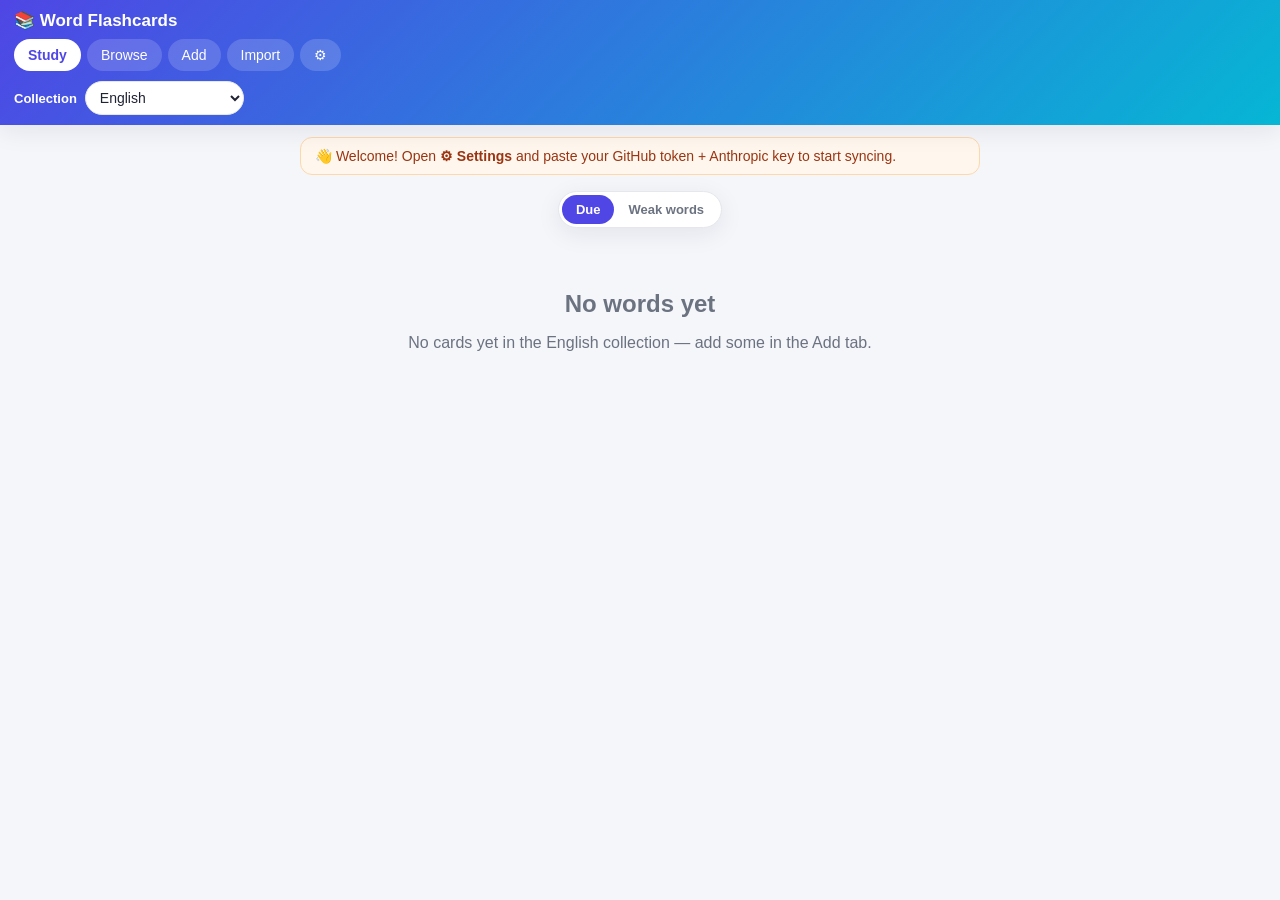
<file: docs/index.html>
<!DOCTYPE html>
<html lang="en">
<head>
  <meta charset="UTF-8" />
  <meta name="viewport" content="width=device-width, initial-scale=1, maximum-scale=1, user-scalable=no, viewport-fit=cover" />
  <meta name="theme-color" content="#4f46e5" />
  <title>Word Flashcards</title>
  <link rel="manifest" href="manifest.webmanifest" />
  <link rel="icon" href="icons/icon.svg" type="image/svg+xml" />
  <link rel="apple-touch-icon" href="icons/icon.svg" />
  <meta name="apple-mobile-web-app-capable" content="yes" />
  <meta name="apple-mobile-web-app-status-bar-style" content="black-translucent" />
  <meta name="apple-mobile-web-app-title" content="Flashcards" />
  <link rel="stylesheet" href="styles.css?v=28" />
</head>
<body>
  <header class="topbar">
    <div class="brand">📚 Word Flashcards</div>
    <nav class="tabs">
      <button class="tab" data-view="study">Study <span id="dueBadge" class="badge" hidden>0</span></button>
      <button class="tab" data-view="browse">Browse</button>
      <button class="tab" data-view="add">Add</button>
      <button class="tab" data-view="import">Import</button>
      <button class="tab" data-view="settings">⚙︎</button>
    </nav>
    <div class="collection-row">
      <label for="collectionPicker">Collection</label>
      <select id="collectionPicker"></select>
    </div>
  </header>

  <div id="banner" class="banner" hidden></div>

  <main>
    <!-- STUDY -->
    <section id="view-study" class="view">
      <div class="study-controls">
        <div class="seg seg-mode">
          <button class="mode active" data-mode="due">Due</button>
          <button class="mode" data-mode="weak">Weak words</button>
        </div>
      </div>
      <div class="study-progress" id="studyProgress" hidden>
        <div class="study-bar"><i id="studyBar"></i></div>
        <span class="study-count" id="studyCount"></span>
      </div>
      <div id="studyEmpty" class="empty" hidden>
        <h2 id="studyEmptyTitle">All done for today 🎉</h2>
        <p id="studyEmptyMsg"></p>
      </div>
      <div id="studyCard" class="card" hidden>
        <div class="card-top">
          <span class="mbadge" id="cardMastery"></span>
          <span class="mbadge m3 active-badge" id="cardActive" hidden>✓ Active</span>
          <span class="card-source" id="cardSource"></span>
        </div>
        <div id="cardFront"></div>
        <button id="revealBtn" class="primary big">Show answer</button>
        <div id="cardBack" class="card-back" hidden>
          <div id="cardBackContent"></div>
          <div class="seen-in" id="cardSeenIn"></div>
          <div class="practice">
            <button id="practiceToggle" class="secondary small">✍️ Practice using it</button>
            <div id="practicePanel" hidden>
              <textarea id="practiceInput" rows="2" placeholder="Write your own sentence using this word…"></textarea>
              <button id="practiceCheck" class="primary small">Check my sentence</button>
              <div id="practiceFeedback"></div>
            </div>
          </div>
          <div class="rate-row">
            <button class="rate again" data-rate="again">Again</button>
            <button class="rate hard" data-rate="hard">Hard</button>
            <button class="rate good" data-rate="good">Good</button>
            <button class="rate easy" data-rate="easy">Easy</button>
          </div>
        </div>
      </div>
    </section>

    <!-- BROWSE -->
    <section id="view-browse" class="view" hidden>
      <div class="toolbar">
        <input id="searchInput" type="search" placeholder="Search words, meanings…" />
        <select id="sourceFilter"><option value="">All sources</option></select>
        <select id="sortBy">
          <option value="added-desc">Newest</option>
          <option value="added-asc">Oldest</option>
          <option value="mastery-asc">Least mastered</option>
          <option value="mastery-desc">Most mastered</option>
          <option value="az">A–Z</option>
        </select>
      </div>
      <div class="actionbar">
        <button id="selectMode" class="secondary">Select</button>
        <label class="selall" id="selAllWrap" hidden><input type="checkbox" id="selAllBrowse" /> All</label>
        <span id="selCount" class="muted" hidden>0 selected</span>
        <button id="delSelected" class="danger" hidden>Delete</button>
      </div>
      <div id="browseCount" class="muted count"></div>
      <div id="browseList" class="browse-list"></div>
    </section>

    <!-- ADD -->
    <section id="view-add" class="view" hidden>
      <h2 id="addTitle">Add a word</h2>
      <div id="addPanel" class="stack panel">
        <input id="addWord" type="text" placeholder="Type an English word or phrase" />
        <input id="addSource" type="text" placeholder="Where did you see it? (optional)" />
        <button id="addBtn" class="primary">Look up &amp; save</button>
        <p class="muted"><a href="#" id="manualToggle">or type both sides yourself</a></p>
      </div>
      <div id="addManualPanel" class="stack panel" hidden>
        <input id="manFront" type="text" placeholder="Front — word, phrase or question" />
        <textarea id="manBack" rows="3" placeholder="Back — meaning or answer"></textarea>
        <input id="manExample" type="text" placeholder="Example (optional)" />
        <input id="manSource" type="text" placeholder="Where did you see it? (optional)" />
        <button id="manAddBtn" class="primary">Save card</button>
      </div>
      <div id="newCollectionPanel" class="stack panel" hidden>
        <label>New collection name
          <input id="newCollectionName" type="text" placeholder="e.g. Japanese, Work terms, Things to remember" />
        </label>
        <button id="newCollectionBtn" class="primary">Create collection</button>
        <button id="newCollectionCancel" class="secondary">Cancel</button>
        <p class="muted">The new collection is created with its first card — after creating it, add that card in the box above.</p>
      </div>
      <div id="addResult"></div>
    </section>

    <!-- IMPORT -->
    <section id="view-import" class="view" hidden>
      <h2>Import a word list</h2>
      <p class="muted">Paste a list, or paste/upload an export from Kindle, Libby, or Hoopla.
        The AI reads it and pulls out the words to study.</p>
      <div class="stack panel">
        <input id="importFile" type="file" accept=".txt,.csv,.md,.json,text/*" />
        <textarea id="importText" rows="8" placeholder="…or paste your list / export text here"></textarea>
        <button id="analyzeBtn" class="primary">Analyze</button>
      </div>
      <div id="importProgress" class="muted"></div>
      <div id="importPick"></div>
    </section>

    <!-- SETTINGS -->
    <section id="view-settings" class="view" hidden>
      <h2>Settings</h2>
      <p class="muted">Stored only on this device (localStorage). Never uploaded to the repo.</p>
      <div class="stack panel">
        <label>Anthropic API key
          <input id="setAnthropic" type="password" placeholder="sk-ant-…" autocomplete="off" />
        </label>
        <label>AI model
          <input id="setModel" type="text" placeholder="claude-3-5-haiku-latest" />
        </label>
        <label>GitHub token (fine-grained PAT, Contents read/write)
          <input id="setGhToken" type="password" placeholder="github_pat_…" autocomplete="off" />
        </label>
        <div class="grid2">
          <label>Owner<input id="setOwner" type="text" /></label>
          <label>Repo<input id="setRepo" type="text" /></label>
        </div>
        <div class="grid2">
          <label>Branch<input id="setBranch" type="text" /></label>
          <label>Deck path<input id="setDeckPath" type="text" /></label>
        </div>
        <label>Inbox folder<input id="setInbox" type="text" /></label>
        <label class="check"><input type="checkbox" id="setHideZh" /> Hide Chinese in study (tap to reveal)</label>
        <button id="saveSettings" class="primary">Save settings</button>
        <button id="testConn" class="secondary">Test connection</button>
        <button id="backfillUsage" class="secondary">Fill missing usage notes</button>
        <div id="settingsMsg" class="muted"></div>
      </div>
    </section>
  </main>

  <div id="toast" class="toast" hidden></div>

  <script src="core.js?v=28"></script>
  <script src="app.js?v=28"></script>
</body>
</html>
</file>
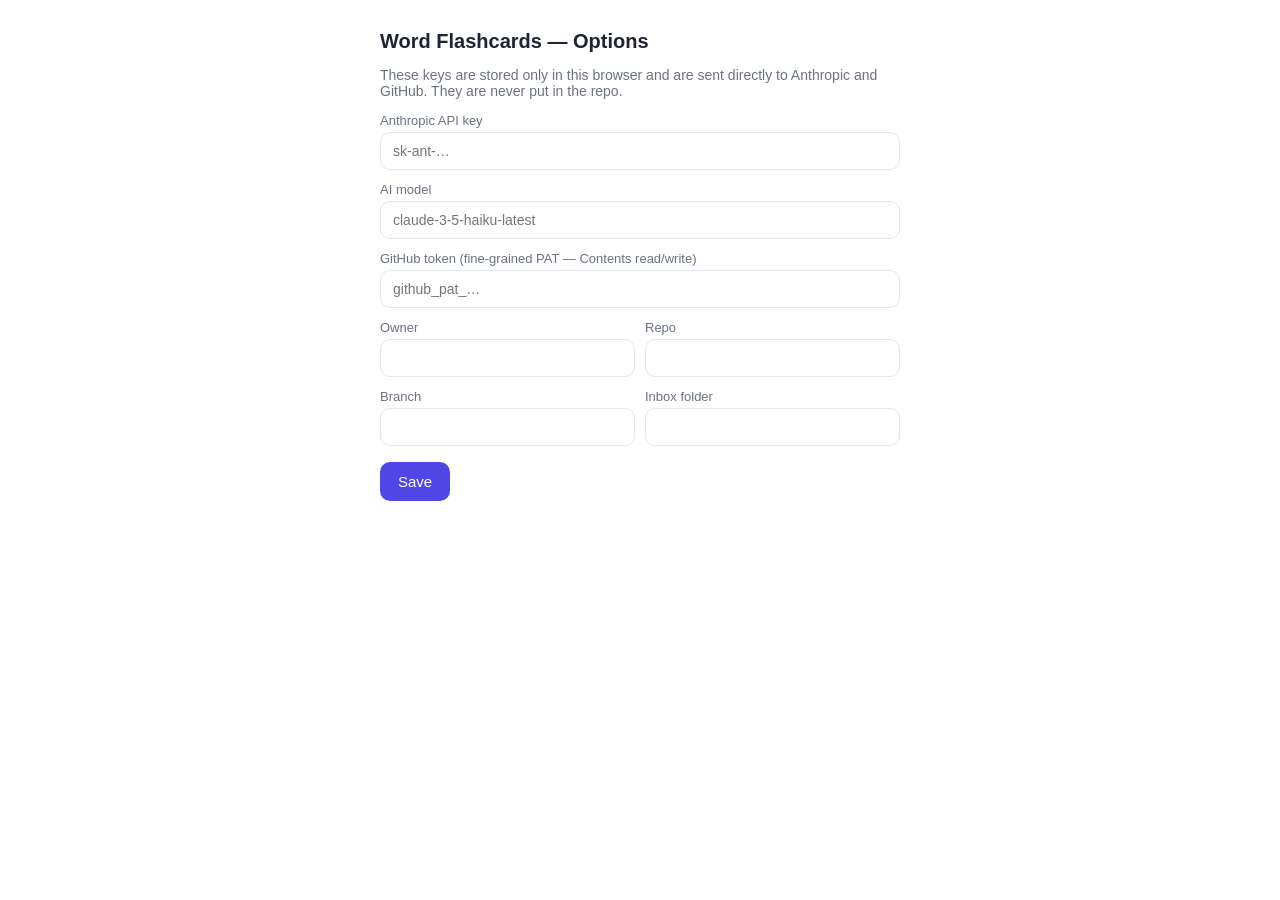
<file: extension/options.html>
<!DOCTYPE html>
<html lang="en">
<head>
  <meta charset="UTF-8" />
  <title>Word Flashcards — Options</title>
  <style>
    body { font-family: -apple-system, Segoe UI, Roboto, Helvetica, Arial, sans-serif; max-width: 520px; margin: 30px auto; padding: 0 16px; color: #1f2333; }
    h1 { font-size: 20px; }
    p.muted { color: #6b7280; font-size: 14px; }
    label { display: block; font-size: 13px; color: #6b7280; margin: 12px 0 4px; }
    input { width: 100%; padding: 10px 12px; border: 1px solid #e5e7eb; border-radius: 10px; font-size: 14px; box-sizing: border-box; }
    .grid2 { display: grid; grid-template-columns: 1fr 1fr; gap: 10px; }
    button { margin-top: 16px; background: #4f46e5; color: #fff; border: 0; border-radius: 10px; padding: 11px 18px; font-size: 15px; cursor: pointer; }
    #msg { margin-top: 12px; font-size: 14px; color: #10b981; }
  </style>
</head>
<body>
  <h1>Word Flashcards — Options</h1>
  <p class="muted">These keys are stored only in this browser and are sent directly to Anthropic and GitHub. They are never put in the repo.</p>

  <label>Anthropic API key</label>
  <input id="anthropicKey" type="password" placeholder="sk-ant-…" autocomplete="off" />
  <label>AI model</label>
  <input id="model" type="text" placeholder="claude-3-5-haiku-latest" />
  <label>GitHub token (fine-grained PAT — Contents read/write)</label>
  <input id="githubToken" type="password" placeholder="github_pat_…" autocomplete="off" />

  <div class="grid2">
    <div><label>Owner</label><input id="owner" type="text" /></div>
    <div><label>Repo</label><input id="repo" type="text" /></div>
  </div>
  <div class="grid2">
    <div><label>Branch</label><input id="branch" type="text" /></div>
    <div><label>Inbox folder</label><input id="inboxDir" type="text" /></div>
  </div>

  <button id="save">Save</button>
  <div id="msg"></div>

  <script src="options.js"></script>
</body>
</html>
</file>
<file: docs/styles.css>
:root {
  --bg: #f5f6fa;
  --panel: #ffffff;
  --ink: #1f2333;
  --muted: #6b7280;
  --brand: #4f46e5;
  --brand2: #06b6d4;
  --line: #e5e7eb;
  --again: #ef4444;
  --hard: #f59e0b;
  --good: #10b981;
  --easy: #3b82f6;
  --shadow: 0 6px 24px rgba(20, 20, 50, 0.08);
}
* { box-sizing: border-box; }
html, body {
  margin: 0;
  width: 100%;
  max-width: 100%;
  overflow-x: hidden;          /* no sideways scrolling of the page */
  overscroll-behavior: none;   /* no rubber-band / swipe-to-navigate bounce */
  touch-action: pan-x pan-y;   /* allow scrolling, but no pinch-zoom or double-tap zoom */
}
body {
  font-family: -apple-system, BlinkMacSystemFont, "Segoe UI", Roboto, Helvetica, Arial, sans-serif;
  background: var(--bg);
  color: var(--ink);
  padding-bottom: env(safe-area-inset-bottom);
}
.topbar {
  position: sticky; top: 0; z-index: 10;
  background: linear-gradient(135deg, var(--brand), var(--brand2));
  color: #fff; padding: 10px 14px;
  padding-top: calc(10px + env(safe-area-inset-top));
  box-shadow: var(--shadow);
}
.brand { font-weight: 700; font-size: 17px; margin-bottom: 8px; }
.collection-row { display: flex; align-items: center; gap: 8px; margin-top: 10px; }
.collection-row label { color: #fff; font-size: 13px; font-weight: 600; }
.collection-row select { width: auto; max-width: 70vw; padding: 7px 10px; border-radius: 999px; font-size: 14px; }
.new-collection { margin-top: 12px; }
.tabs { display: flex; gap: 6px; flex-wrap: wrap; }
.tab {
  background: rgba(255,255,255,0.16); color: #fff; border: 0;
  padding: 8px 14px; border-radius: 999px; font-size: 14px; cursor: pointer;
}
.tab.active { background: #fff; color: var(--brand); font-weight: 600; }
.badge {
  background: #fff; color: var(--brand); border-radius: 999px;
  padding: 0 7px; font-size: 12px; font-weight: 700; margin-left: 4px;
}
main { max-width: 680px; margin: 0 auto; padding: 16px; }
.view { animation: fade .2s ease; }
[hidden] { display: none !important; } /* .stack sets display:flex, which would otherwise override the hidden attribute (e.g. the Add page's lookup/manual panels) */
@keyframes fade { from { opacity: 0; transform: translateY(4px); } to { opacity: 1; transform: none; } }

h2 { margin: 6px 0 12px; }
.muted { color: var(--muted); font-size: 14px; }
.row { display: flex; gap: 8px; margin-bottom: 12px; }
.row input, .row select { flex: 1; }
.stack { display: flex; flex-direction: column; gap: 10px; }
.panel { background: var(--panel); border-radius: 16px; box-shadow: var(--shadow); padding: 16px; }
.grid2 { display: grid; grid-template-columns: 1fr 1fr; gap: 10px; }
label { display: flex; flex-direction: column; gap: 4px; font-size: 13px; color: var(--muted); }

input, select, textarea, button { font-size: 16px; font-family: inherit; } /* 16px stops iOS Safari auto-zooming in when a field gets focus */
input, select, textarea {
  padding: 11px 12px; border: 1px solid var(--line); border-radius: 12px;
  background: #fff; color: var(--ink); width: 100%;
}
textarea { resize: vertical; }
button { cursor: pointer; border: 0; border-radius: 12px; padding: 11px 16px; }
.primary { background: var(--brand); color: #fff; font-weight: 600; }
.primary:hover { filter: brightness(1.05); }
.secondary { background: #eef0fb; color: var(--brand); font-weight: 600; }
.big { font-size: 16px; padding: 14px; width: 100%; }
button:disabled { opacity: .55; cursor: default; }

.banner {
  background: #fff7ed; color: #9a3412; border: 1px solid #fed7aa;
  padding: 10px 14px; border-radius: 12px; margin: 12px auto 0; max-width: 680px;
  font-size: 14px;
}

/* Card */
.card {
  background: var(--panel); border-radius: 20px; box-shadow: var(--shadow);
  padding: 26px 22px; text-align: center;
}
.card-source { color: var(--muted); font-size: 12px; min-height: 16px; }
.card-word { font-size: 38px; font-weight: 800; margin: 6px 0 2px; }
.card-ipa { color: var(--brand); font-size: 18px; }
.card-pos { color: var(--muted); font-style: italic; margin-bottom: 18px; }
.card-back { margin-top: 18px; text-align: left; border-top: 1px solid var(--line); padding-top: 16px; }
.card-translation { font-size: 22px; font-weight: 700; margin-bottom: 8px; }
.card-def { font-size: 17px; margin-bottom: 10px; }
.zh-wrap { margin-top: 8px; }
.zh-toggle { background: #eef0fb; color: var(--brand); font-size: 12px; font-weight: 600; padding: 5px 12px; border-radius: 999px; }
.zh-wrap .card-translation { margin: 8px 0 0; font-size: 20px; }
label.check { flex-direction: row; align-items: center; gap: 8px; color: var(--ink); font-size: 14px; }
label.check input { width: auto; }
.card-example { background: #f8f9ff; border-radius: 12px; padding: 10px 12px; font-style: italic; }
.card-example mark { background: #fde68a; padding: 0 2px; border-radius: 3px; font-style: normal; }
.card-usage { margin-top: 10px; background: #fff7ed; border-left: 3px solid #f59e0b; border-radius: 8px; padding: 8px 10px; font-size: 14px; text-align: left; }
.usage-tag { display: inline-block; font-size: 11px; font-weight: 700; color: #92400e; text-transform: uppercase; letter-spacing: .04em; margin-right: 4px; }
.card-syn { margin-top: 10px; }
@media (prefers-color-scheme: dark) { .card-usage { background: #3a2a12; } }
.chip {
  display: inline-block; background: #eef0fb; color: var(--brand);
  padding: 3px 10px; border-radius: 999px; font-size: 13px; margin: 3px 4px 0 0;
}
.seen-in { margin-top: 12px; font-size: 13px; color: var(--muted); }
.seen-in a { color: var(--brand); }

/* Practice (write your own sentence) */
.practice { margin-top: 14px; text-align: left; }
.secondary.small, .primary.small { font-size: 13px; padding: 7px 12px; }
#practicePanel { margin-top: 10px; }
#practicePanel textarea { margin-bottom: 8px; }
.card-mine { margin-top: 10px; background: #eef9f1; border-left: 3px solid var(--good); border-radius: 8px; padding: 8px 10px; font-size: 14px; text-align: left; }
.usage-tag.mine { color: #065f46; }
.fb { margin-top: 10px; border-radius: 10px; padding: 10px 12px; font-size: 14px; }
.fb-verdict { font-weight: 700; margin-bottom: 4px; }
.fb-better { margin-top: 6px; }
.fb-tip { margin-top: 6px; color: var(--muted); }
.fb #practiceSave { margin-top: 10px; }
.fb.v-good { background: #eef9f1; border: 1px solid #a7e3bf; }
.fb.v-good .fb-verdict { color: #065f46; }
.fb.v-warn { background: #fff7ed; border: 1px solid #fed7aa; }
.fb.v-warn .fb-verdict { color: #92400e; }
.fb.v-bad { background: #fef2f2; border: 1px solid #fecaca; }
.fb.v-bad .fb-verdict { color: #b91c1c; }
.active-badge { background: #d1fae5; color: #065f46; }
@media (prefers-color-scheme: dark) {
  .card-mine, .fb.v-good { background: #0e2a1c; }
  .fb.v-warn { background: #3a2a12; }
  .fb.v-bad { background: #3a1414; }
}

.rate-row { display: grid; grid-template-columns: repeat(4, 1fr); gap: 8px; margin-top: 18px; }
.rate { color: #fff; font-weight: 700; }
.rate.again { background: var(--again); }
.rate.hard { background: var(--hard); }
.rate.good { background: var(--good); }
.rate.easy { background: var(--easy); }

.empty { text-align: center; padding: 40px 10px; color: var(--muted); }

/* Study controls — segmented pills, one row (wraps if too narrow) */
.study-controls { display: flex; flex-wrap: wrap; gap: 10px; margin-bottom: 16px; justify-content: center; }
.seg { display: inline-flex; background: var(--panel); border: 1px solid var(--line); border-radius: 999px; padding: 3px; box-shadow: var(--shadow); }
.seg button { border: 0; background: transparent; color: var(--muted); padding: 7px 14px; border-radius: 999px; font-weight: 600; font-size: 13px; white-space: nowrap; transition: background .15s, color .15s; }
.seg-mode .mode.active { background: var(--brand); color: #fff; }

.card-pos.prompt { font-style: normal; font-weight: 600; color: var(--brand); margin-top: 14px; }
.speak { background: transparent; border: 0; padding: 2px 4px; font-size: 17px; cursor: pointer; line-height: 1; vertical-align: middle; }
.speak:hover { transform: scale(1.15); }
.card-word .speak { font-size: 22px; }

/* Session progress */
.study-progress { display: flex; align-items: center; gap: 10px; margin: 0 auto 16px; }
.study-bar { flex: 1; height: 8px; background: var(--line); border-radius: 999px; overflow: hidden; }
.study-bar > i { display: block; height: 100%; width: 0; border-radius: 999px;
  background: linear-gradient(90deg, var(--brand), var(--brand2)); transition: width .3s ease; }
.study-count { font-size: 12px; color: var(--muted); min-width: 46px; text-align: right; }

/* Card redesign */
.card { min-height: 200px; }
.card-top { display: flex; align-items: center; justify-content: center; gap: 8px; flex-wrap: wrap; margin-bottom: 10px; }
.card-source { color: var(--muted); font-size: 12px; }
.card-word { font-size: 42px; }
#cardFront { padding: 14px 0 4px; }
.card.enter { animation: cardIn .28s ease; }
@keyframes cardIn { from { opacity: 0; transform: translateY(10px) scale(.985); } to { opacity: 1; transform: none; } }
#cardBack:not([hidden]) { animation: revealIn .25s ease; }
@keyframes revealIn { from { opacity: 0; transform: translateY(-6px); } to { opacity: 1; transform: none; } }

/* Browse */
.toolbar { display: flex; flex-wrap: wrap; align-items: center; gap: 8px; margin-bottom: 10px; }
.toolbar #searchInput { flex: 1 1 200px; min-width: 0; }
.toolbar select { flex: 0 1 auto; width: auto; max-width: 170px; padding: 11px 12px; }
.toolbar #selectMode { flex: 0 0 auto; padding: 11px 16px; }
.count { margin-bottom: 8px; font-size: 12px; }
.browse-list { display: flex; flex-direction: column; gap: 10px; }
.actionbar { display: flex; align-items: center; gap: 10px; margin-bottom: 10px; flex-wrap: wrap; }
.actionbar .selall { flex-direction: row; align-items: center; gap: 6px; color: var(--ink); }
.actionbar .selall input { width: auto; }
.actionbar #selectMode { background: transparent; border: 1.5px solid var(--brand); color: var(--brand); }
.actionbar #selectMode::before { content: '☐ '; }
.actionbar #selectMode.active-sel { background: var(--brand); color: #fff; }
.actionbar #selectMode.active-sel::before { content: '☑ '; }
.actionbar #delSelected { margin-left: auto; }
.danger { background: var(--again); color: #fff; font-weight: 700; }
.bhead { display: flex; align-items: flex-start; gap: 10px; }
.bmain { flex: 1; min-width: 0; }
.bsel { width: auto; margin-top: 4px; }
.bdel { background: transparent; font-size: 18px; padding: 2px 6px; line-height: 1; align-self: flex-start; }
.bdel:hover { background: #fee2e2; border-radius: 8px; }
.mbadge { display: inline-block; font-size: 11px; font-weight: 700; padding: 1px 8px; border-radius: 999px; vertical-align: middle; }
.mbadge.m0 { background: #e5e7eb; color: #374151; }
.mbadge.m1 { background: #fee2e2; color: #b91c1c; }
.mbadge.m2 { background: #fef3c7; color: #92400e; }
.mbadge.m3 { background: #d1fae5; color: #065f46; }
.mbadge.mret { background: #ddd6fe; color: #5b21b6; }
.bunretire { margin-left: 6px; }
.browse-item { background: var(--panel); border-radius: 14px; box-shadow: var(--shadow); padding: 14px 16px; transition: box-shadow .15s, transform .15s; }
.browse-item:hover { transform: translateY(-1px); box-shadow: 0 10px 30px rgba(20, 20, 50, 0.12); }
.browse-item .bw { font-size: 19px; font-weight: 700; }
.browse-item .bipa { color: var(--brand); font-size: 14px; margin-left: 8px; }
.browse-item .bpos { color: var(--muted); font-style: italic; font-size: 13px; }
.browse-item .btr { font-weight: 600; margin-top: 4px; }
.browse-item .bdef { font-size: 14px; margin-top: 2px; }
.browse-item .bmeta { font-size: 12px; color: var(--muted); margin-top: 6px; }
.due-dot { display:inline-block; width:8px; height:8px; border-radius:50%; background:var(--good); margin-right:6px; vertical-align: middle; }

/* Import picker */
.pick-item { display: flex; align-items: center; gap: 10px; padding: 8px 6px; border-bottom: 1px solid var(--line); }
.pick-item input { width: auto; }
.pick-item .pw { font-weight: 600; }
.pick-item .pctx { color: var(--muted); font-size: 12px; }
.pick-item.known { opacity: .55; }
.pick-actions { display: flex; gap: 8px; align-items: center; margin: 12px 0; flex-wrap: wrap; }
.progress { height: 8px; background: var(--line); border-radius: 999px; overflow: hidden; margin: 8px 0; }
.progress > i { display: block; height: 100%; background: var(--brand); width: 0; transition: width .2s; }

#addResult .card { margin-top: 16px; }

.toast {
  position: fixed; left: 50%; bottom: 24px; transform: translateX(-50%);
  background: #111827; color: #fff; padding: 10px 16px; border-radius: 999px;
  font-size: 14px; box-shadow: var(--shadow); z-index: 50; max-width: 90vw;
}
.spinner { display:inline-block; width:14px;height:14px;border:2px solid #fff;border-top-color:transparent;border-radius:50%;animation:spin .7s linear infinite;vertical-align:-2px;margin-right:6px;}
@keyframes spin { to { transform: rotate(360deg); } }

@media (prefers-color-scheme: dark) {
  :root { --bg:#13141b; --panel:#1c1e29; --ink:#e8e9f0; --muted:#9aa0b4; --line:#2b2e3d; --shadow:0 6px 24px rgba(0,0,0,.4); }
  input, select, textarea { background:#13141b; color:var(--ink); }
  .card-example { background:#13141b; }
  .chip, .secondary { background:#262a3d; }
  .banner { background:#3a2a12; color:#fcd9b6; border-color:#5b3f1c; }
}
</file>
